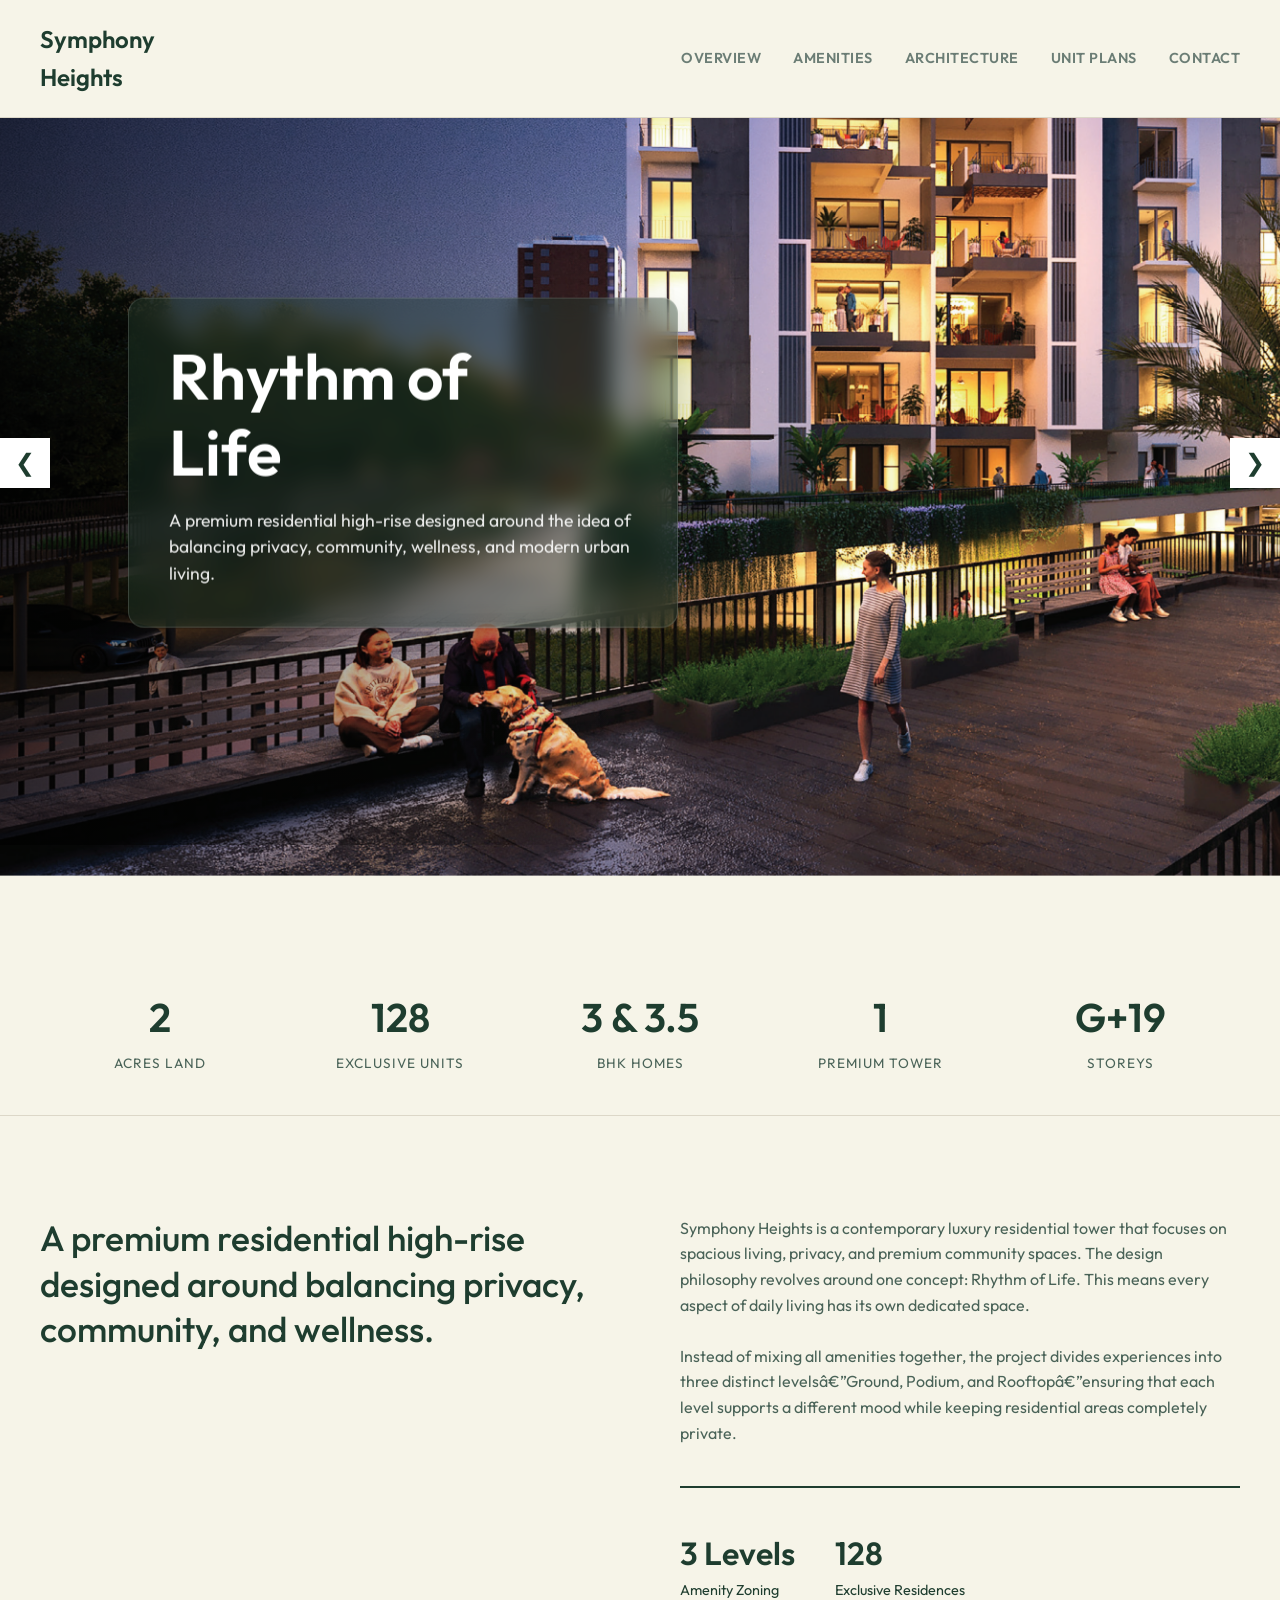
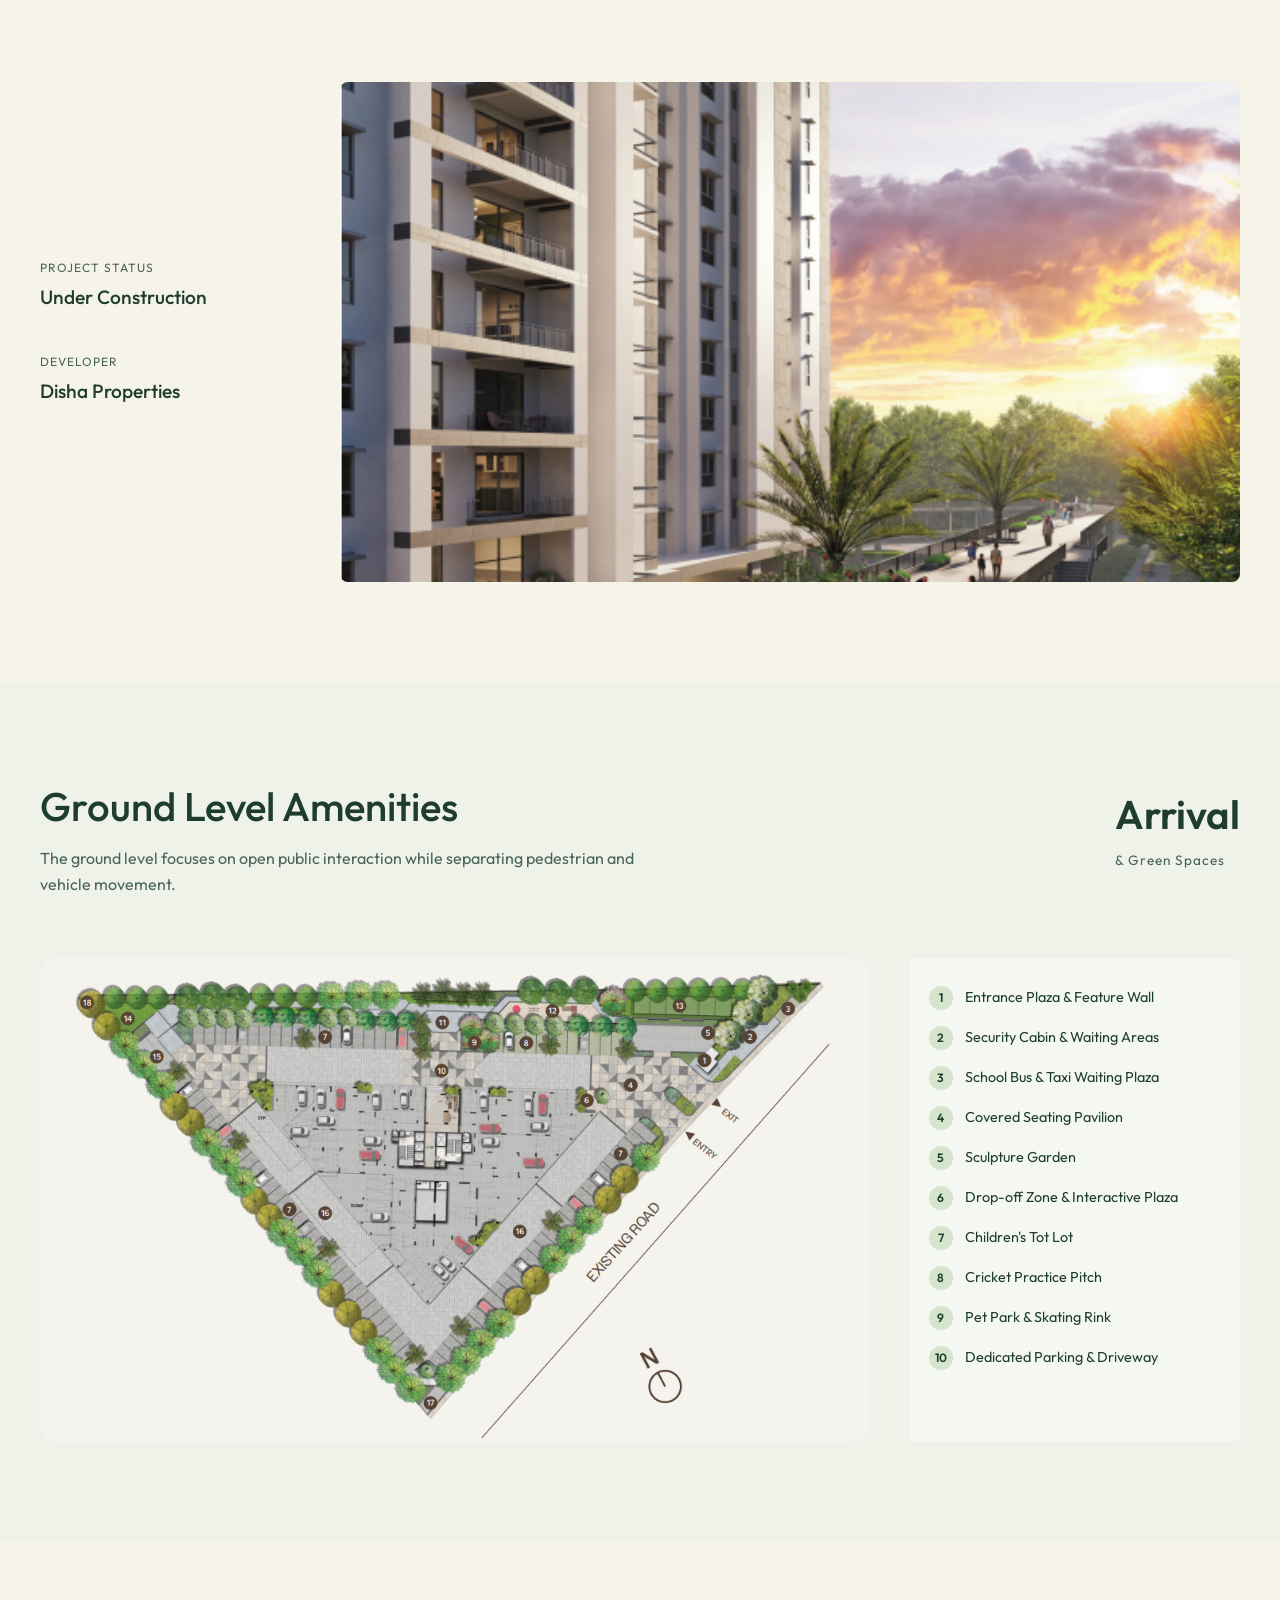
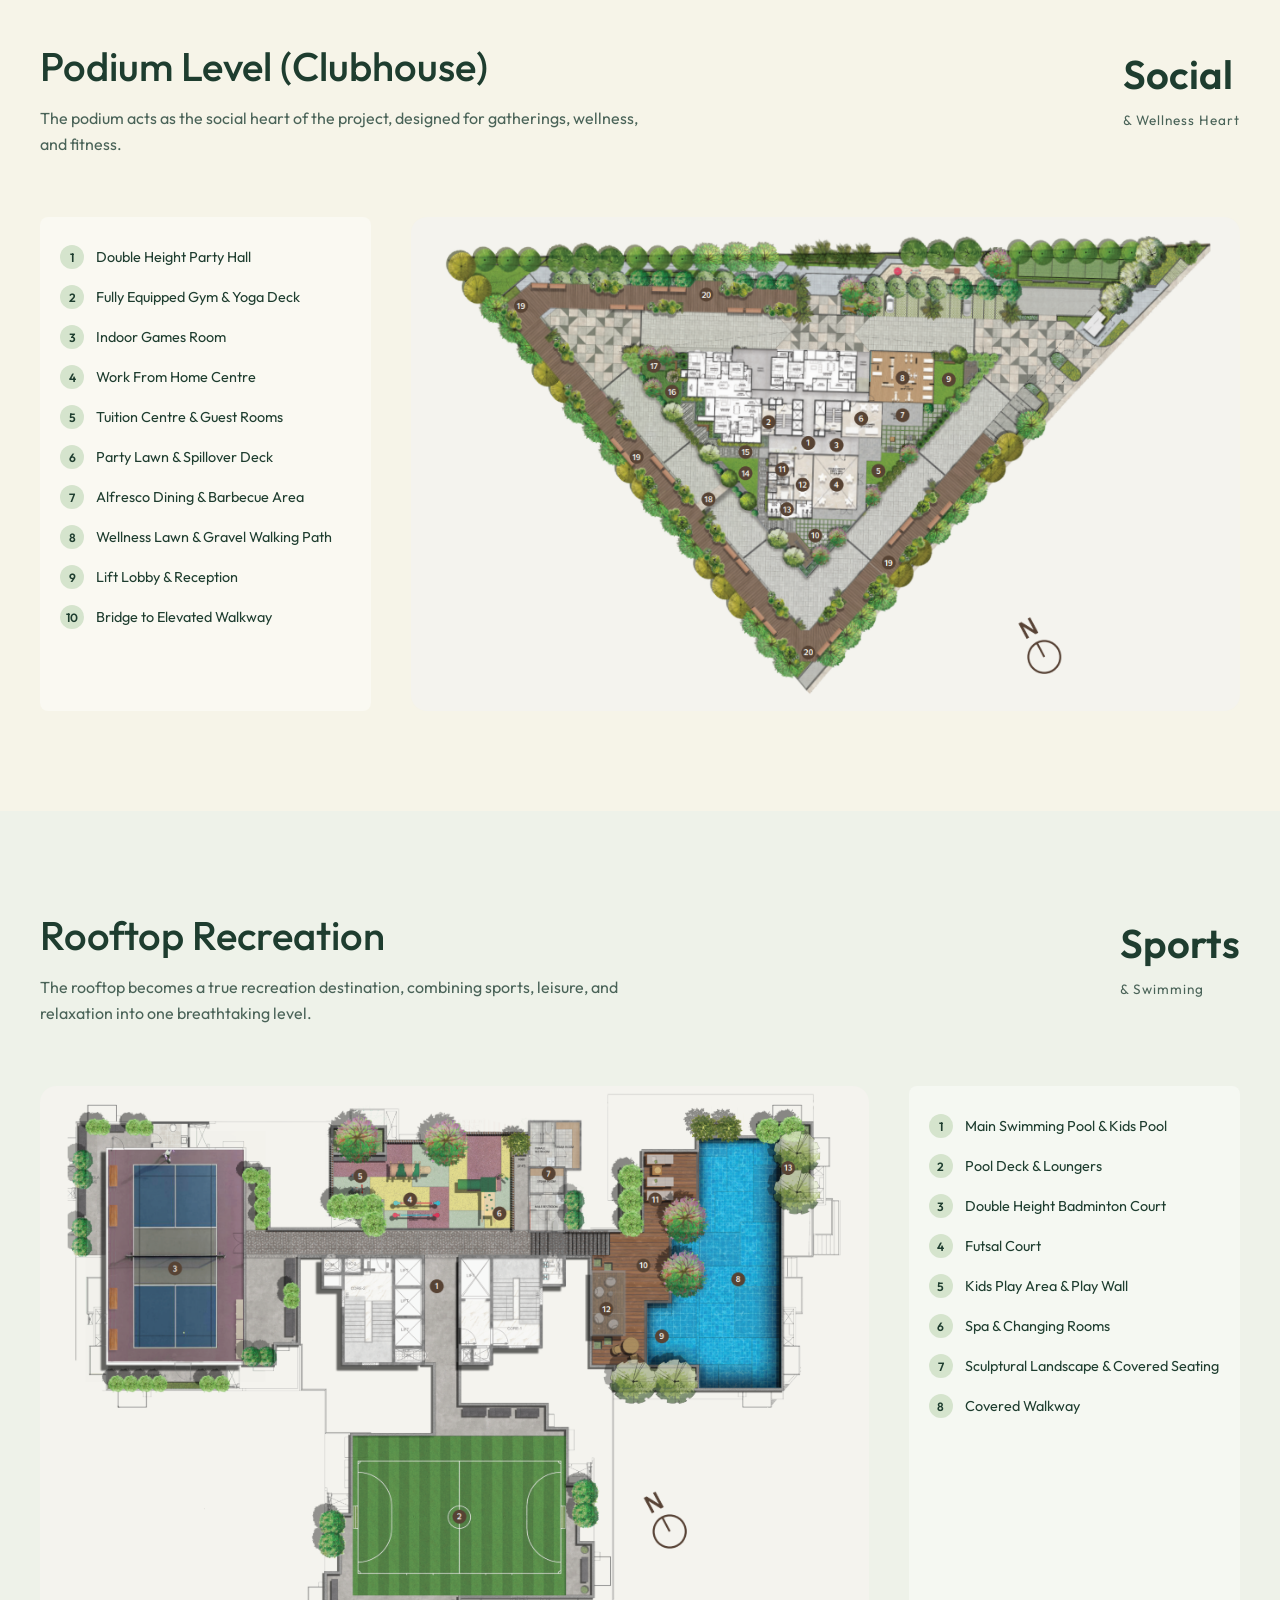
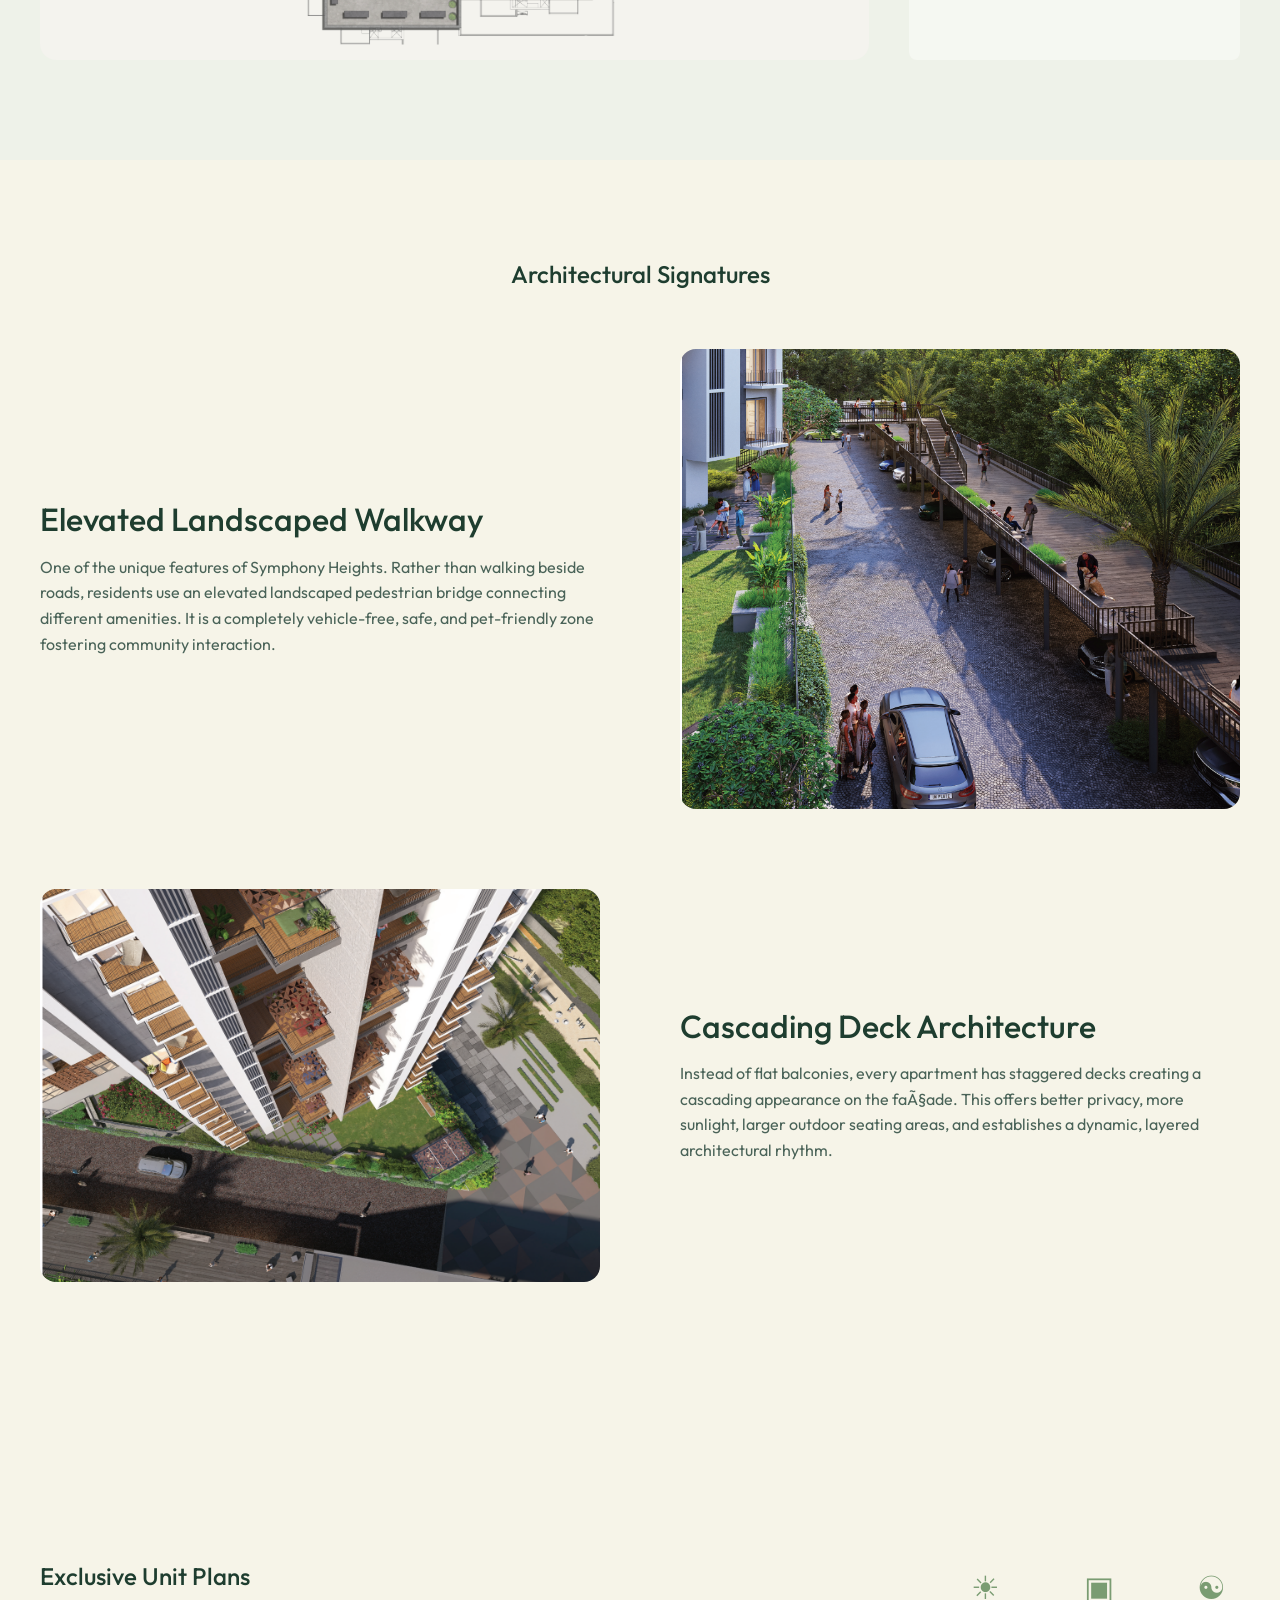
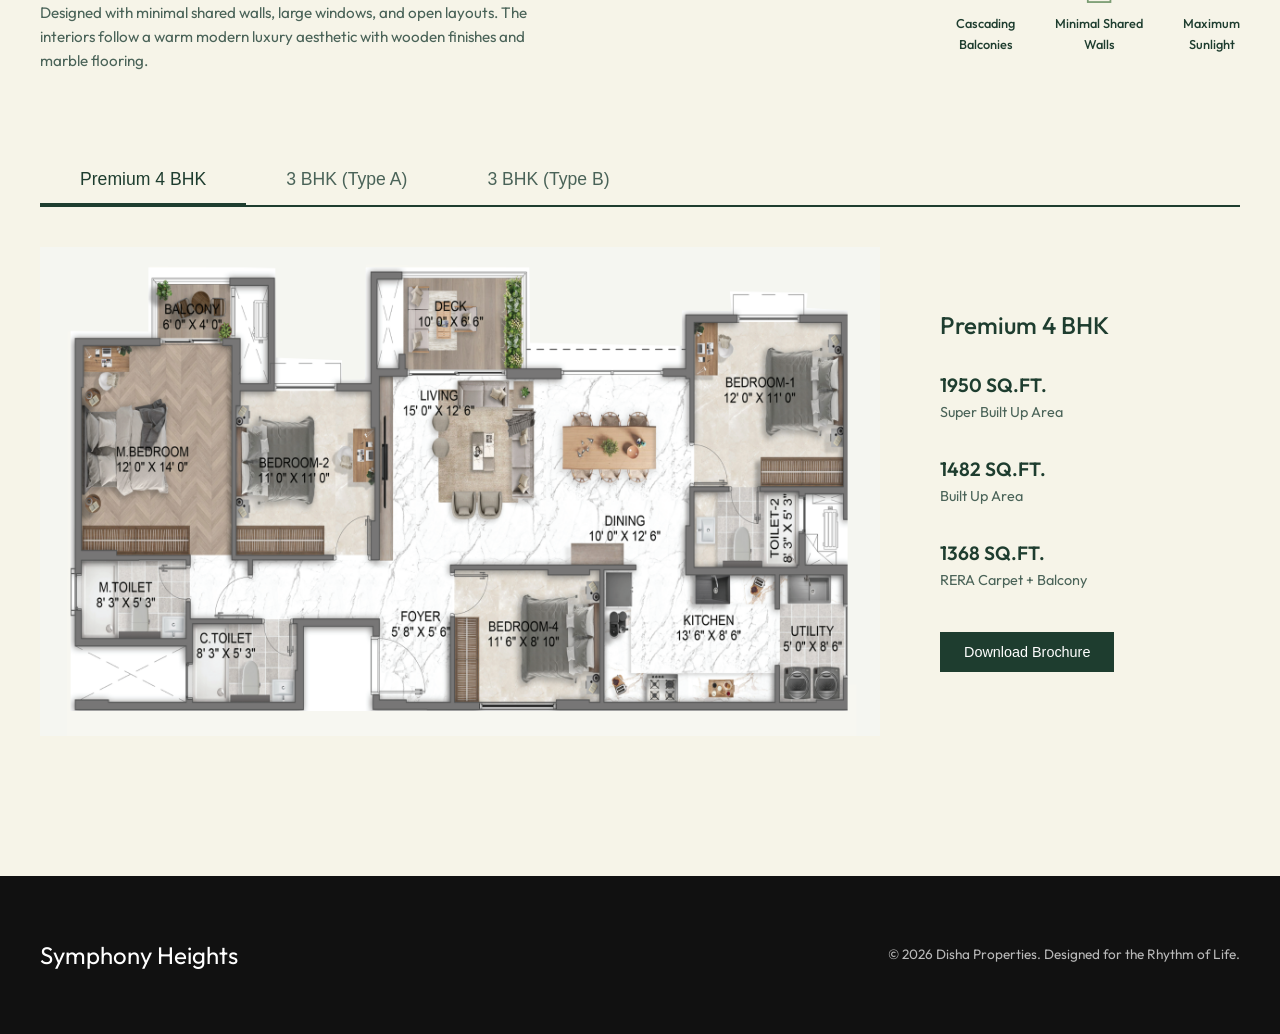
<file: index.html>
<!DOCTYPE html>
<html lang="en">
<head>
    <meta charset="UTF-8">
    <meta name="viewport" content="width=device-width, initial-scale=1.0">
    <title>Symphony Heights | Disha Properties</title>
    <link rel="stylesheet" href="styles.css">
</head>
<body>

    <!-- Header -->
    <header class="header">
        <div class="container">
            <div class="logo">
                Symphony<br>Heights
            </div>
            <button class="hamburger" id="hamburgerBtn" onclick="toggleMenu()">&#9776;</button>
            <nav class="nav-links" id="navLinks">
                <a href="#overview" onclick="closeMenu()">Overview</a>
                <a href="#amenities" onclick="closeMenu()">Amenities</a>
                <a href="#architecture" onclick="closeMenu()">Architecture</a>
                <a href="#plans" onclick="closeMenu()">Unit Plans</a>
                <a href="#contact" onclick="closeMenu()">Contact</a>
            </nav>
        </div>
    </header>

    <!-- Hero Section (Full Bleed Banner) -->
    <section class="hero">
        <div class="hero-slider" id="heroSlider">
            <!-- Slide 1 -->
            <div class="hero-slide">
                <img src="assets/Hero_Slide_1.png" alt="Symphony Heights Aerial View">
                <div class="hero-overlay"></div>
                <div class="hero-content">
                    <h1>Rhythm of<br>Life</h1>
                    <p>A premium residential high-rise designed around the idea of balancing privacy, community, wellness, and modern urban living.</p>
                </div>
            </div>
            <!-- Slide 2 -->
            <div class="hero-slide" style="display: none;">
                <img src="assets/Hero_Slide_2.png" alt="Symphony Heights Campus">
                <div class="hero-overlay"></div>
                <div class="hero-content">
                    <h1>Symphony<br>Heights</h1>
                    <p>A contemporary luxury residential tower focusing on spacious living, privacy, and premium community spaces.</p>
                </div>
            </div>
            
            <button class="slider-arrow prev" onclick="moveHero(-1)">&#10094;</button>
            <button class="slider-arrow next" onclick="moveHero(1)">&#10095;</button>
        </div>
    </section>

    <!-- Quick Facts Strip -->
    <div class="quick-facts">
        <div class="container">
            <div class="facts-grid">
                <div>
                    <div class="fact-val">2</div>
                    <div class="fact-lbl">Acres Land</div>
                </div>
                <div>
                    <div class="fact-val">128</div>
                    <div class="fact-lbl">Exclusive Units</div>
                </div>
                <div>
                    <div class="fact-val">3 & 3.5</div>
                    <div class="fact-lbl">BHK Homes</div>
                </div>
                <div>
                    <div class="fact-val">1</div>
                    <div class="fact-lbl">Premium Tower</div>
                </div>
                <div>
                    <div class="fact-val">G+19</div>
                    <div class="fact-lbl">Storeys</div>
                </div>
            </div>
        </div>
    </div>

    <!-- Project Overview -->
    <section id="overview">
        <div class="container">
            <div class="overview-grid">
                <div>
                    <h2 class="overview-heading">A premium residential high-rise designed around balancing privacy, community, and wellness.</h2>
                </div>
                <div>
                    <p class="overview-text">Symphony Heights is a contemporary luxury residential tower that focuses on spacious living, privacy, and premium community spaces. The design philosophy revolves around one concept: Rhythm of Life. This means every aspect of daily living has its own dedicated space.</p>
                    <br>
                    <p class="overview-text">Instead of mixing all amenities together, the project divides experiences into three distinct levelsâ€”Ground, Podium, and Rooftopâ€”ensuring that each level supports a different mood while keeping residential areas completely private.</p>
                    
                    <div class="overview-highlights">
                        <div>
                            <div class="highlight-val" style="color: var(--color-primary);">3 Levels</div>
                            <div class="highlight-lbl">Amenity Zoning</div>
                        </div>
                        <div>
                            <div class="highlight-val" style="color: var(--color-primary);">128</div>
                            <div class="highlight-lbl">Exclusive Residences</div>
                        </div>
                    </div>
                </div>
            </div>

            <!-- Status Slider Area -->
            <div class="status-area" style="margin-top: 60px;">
                <div class="status-info">
                    <div>
                        <div class="status-label">Project Status</div>
                        <div class="status-val">Under Construction</div>
                    </div>
                    <div>
                        <div class="status-label">Developer</div>
                        <div class="status-val">Disha Properties</div>
                    </div>
                </div>
                <div style="position: relative; height: 500px; overflow: hidden; border-radius: var(--radius-md);">
                    <img src="assets/Project_Status_Panoramic_potrait.png" alt="Amenities Image" style="width: 100%; height: 100%; object-fit: cover;">
                </div>
            </div>
        </div>
    </section>

    <!-- Amenities Level 1: Ground -->
    <section id="amenities" style="background: #eef2e9;">
        <div class="container">
            <div class="master-header">
                <div>
                    <h2>Ground Level Amenities</h2>
                    <p>The ground level focuses on open public interaction while separating pedestrian and vehicle movement.</p>
                </div>
                <div class="master-stats">
                    <div>
                        <div class="fact-val">Arrival</div>
                        <div class="fact-lbl" style="text-transform: none;">& Green Spaces</div>
                    </div>
                </div>
            </div>

            <div class="master-layout">
                <div class="master-map">
                    <img src="assets/Ground_Level_Plan.png" alt="Ground Floor Plan">
                </div>
                <div class="master-legend">
                    <div class="legend-item"><div class="legend-num">1</div> Entrance Plaza & Feature Wall</div>
                    <div class="legend-item"><div class="legend-num">2</div> Security Cabin & Waiting Areas</div>
                    <div class="legend-item"><div class="legend-num">3</div> School Bus & Taxi Waiting Plaza</div>
                    <div class="legend-item"><div class="legend-num">4</div> Covered Seating Pavilion</div>
                    <div class="legend-item"><div class="legend-num">5</div> Sculpture Garden</div>
                    <div class="legend-item"><div class="legend-num">6</div> Drop-off Zone & Interactive Plaza</div>
                    <div class="legend-item"><div class="legend-num">7</div> Children's Tot Lot</div>
                    <div class="legend-item"><div class="legend-num">8</div> Cricket Practice Pitch</div>
                    <div class="legend-item"><div class="legend-num">9</div> Pet Park & Skating Rink</div>
                    <div class="legend-item"><div class="legend-num">10</div> Dedicated Parking & Driveway</div>
                </div>
            </div>
        </div>
    </section>

    <!-- Amenities Level 2: Podium (Clubhouse) -->
    <section style="background: var(--color-bg);">
        <div class="container">
            <div class="master-header">
                <div>
                    <h2>Podium Level (Clubhouse)</h2>
                    <p>The podium acts as the social heart of the project, designed for gatherings, wellness, and fitness.</p>
                </div>
                <div class="master-stats">
                    <div>
                        <div class="fact-val">Social</div>
                        <div class="fact-lbl" style="text-transform: none;">& Wellness Heart</div>
                    </div>
                </div>
            </div>

            <div class="master-layout-reverse">
                <div class="master-legend">
                    <div class="legend-item"><div class="legend-num">1</div> Double Height Party Hall</div>
                    <div class="legend-item"><div class="legend-num">2</div> Fully Equipped Gym & Yoga Deck</div>
                    <div class="legend-item"><div class="legend-num">3</div> Indoor Games Room</div>
                    <div class="legend-item"><div class="legend-num">4</div> Work From Home Centre</div>
                    <div class="legend-item"><div class="legend-num">5</div> Tuition Centre & Guest Rooms</div>
                    <div class="legend-item"><div class="legend-num">6</div> Party Lawn & Spillover Deck</div>
                    <div class="legend-item"><div class="legend-num">7</div> Alfresco Dining & Barbecue Area</div>
                    <div class="legend-item"><div class="legend-num">8</div> Wellness Lawn & Gravel Walking Path</div>
                    <div class="legend-item"><div class="legend-num">9</div> Lift Lobby & Reception</div>
                    <div class="legend-item"><div class="legend-num">10</div> Bridge to Elevated Walkway</div>
                </div>
                <div class="master-map">
                    <img src="assets/Podium_Level_Plan.png" alt="Podium Level Plan">
                </div>
            </div>
        </div>
    </section>

    <!-- Amenities Level 3: Rooftop -->
    <section style="background: #eef2e9;">
        <div class="container">
            <div class="master-header">
                <div>
                    <h2>Rooftop Recreation</h2>
                    <p>The rooftop becomes a true recreation destination, combining sports, leisure, and relaxation into one breathtaking level.</p>
                </div>
                <div class="master-stats">
                    <div>
                        <div class="fact-val">Sports</div>
                        <div class="fact-lbl" style="text-transform: none;">& Swimming</div>
                    </div>
                </div>
            </div>

            <div class="master-layout">
                <div class="master-map">
                    <img src="assets/Rooftop_Plan.png" alt="Rooftop Plan">
                </div>
                <div class="master-legend">
                    <div class="legend-item"><div class="legend-num">1</div> Main Swimming Pool & Kids Pool</div>
                    <div class="legend-item"><div class="legend-num">2</div> Pool Deck & Loungers</div>
                    <div class="legend-item"><div class="legend-num">3</div> Double Height Badminton Court</div>
                    <div class="legend-item"><div class="legend-num">4</div> Futsal Court</div>
                    <div class="legend-item"><div class="legend-num">5</div> Kids Play Area & Play Wall</div>
                    <div class="legend-item"><div class="legend-num">6</div> Spa & Changing Rooms</div>
                    <div class="legend-item"><div class="legend-num">7</div> Sculptural Landscape & Covered Seating</div>
                    <div class="legend-item"><div class="legend-num">8</div> Covered Walkway</div>
                </div>
            </div>
        </div>
    </section>

    <!-- Architectural Highlights -->
    <section id="architecture">
        <div class="container">
            <h2 class="section-title" style="margin-bottom: 60px; text-align: center;">Architectural Signatures</h2>
            
            <div class="overview-grid" style="align-items: center;">
                <div>
                    <h3 style="font-size: 2rem; margin-bottom: 16px;">Elevated Landscaped Walkway</h3>
                    <p class="overview-text">One of the unique features of Symphony Heights. Rather than walking beside roads, residents use an elevated landscaped pedestrian bridge connecting different amenities. It is a completely vehicle-free, safe, and pet-friendly zone fostering community interaction.</p>
                </div>
                <div>
                    <img src="assets/Elevated_Walkway.png" style="border-radius: var(--radius-lg);" alt="Elevated Walkway">
                </div>
            </div>

            <div class="overview-grid" style="align-items: center; margin-top: 80px;">
                <div>
                    <img src="assets/Cascading_Decks.png" style="border-radius: var(--radius-lg);" alt="Cascading Decks">
                </div>
                <div>
                    <h3 style="font-size: 2rem; margin-bottom: 16px;">Cascading Deck Architecture</h3>
                    <p class="overview-text">Instead of flat balconies, every apartment has staggered decks creating a cascading appearance on the faÃ§ade. This offers better privacy, more sunlight, larger outdoor seating areas, and establishes a dynamic, layered architectural rhythm.</p>
                </div>
            </div>
        </div>
    </section>

    <!-- Unit Plans -->
    <section id="plans" style="background: var(--color-bg);">
        <div class="container">
            <div style="display: grid; grid-template-columns: 1fr 1fr; margin-bottom: 60px;">
                <div>
                    <h2>Exclusive Unit Plans</h2>
                    <p style="color: var(--color-text-muted); font-size: 0.95rem; max-width: 500px; margin-top: 10px;">
                        Designed with minimal shared walls, large windows, and open layouts. The interiors follow a warm modern luxury aesthetic with wooden finishes and marble flooring.
                    </p>
                </div>
                <div class="unit-features">
                    <div class="feature-item">
                        <div style="font-size: 2rem; color: #7a9c72;">&#9728;</div>
                        Cascading<br>Balconies
                    </div>
                    <div class="feature-item">
                        <div style="font-size: 2rem; color: #7a9c72;">&#9635;</div>
                        Minimal Shared<br>Walls
                    </div>
                    <div class="feature-item">
                        <div style="font-size: 2rem; color: #7a9c72;">&#9775;</div>
                        Maximum<br>Sunlight
                    </div>
                </div>
            </div>

            <!-- Tabs -->
            <div class="tabs-header">
                <button class="tab-btn active" onclick="openTab('tab1')">Premium 4 BHK</button>
                <button class="tab-btn" onclick="openTab('tab2')">3 BHK (Type A)</button>
                <button class="tab-btn" onclick="openTab('tab3')">3 BHK (Type B)</button>
            </div>

            <!-- Tab 1 -->
            <div id="tab1" class="tab-content active">
                <div class="plan-grid">
                    <div><img src="assets/Premium_4_BHK.png" alt="4BHK Floor Plan"></div>
                    <div>
                        <h3 style="font-size: 1.5rem; margin-bottom: 30px;">Premium 4 BHK</h3>
                        
                        <div class="plan-details-item">
                            <div class="plan-area-val">1950 SQ.FT.</div>
                            <div class="plan-area-lbl">Super Built Up Area</div>
                        </div>
                        
                        <div class="plan-details-item">
                            <div class="plan-area-val">1482 SQ.FT.</div>
                            <div class="plan-area-lbl">Built Up Area</div>
                        </div>
                        
                        <div class="plan-details-item">
                            <div class="plan-area-val">1368 SQ.FT.</div>
                            <div class="plan-area-lbl">RERA Carpet + Balcony</div>
                        </div>
                        
                        <div style="display: flex; gap: 16px; margin-top: 40px;">
                            <button class="btn">Download Brochure</button>
                        </div>
                    </div>
                </div>
            </div>

            <!-- Tab 2 -->
            <div id="tab2" class="tab-content">
                <div class="plan-grid">
                    <div><img src="assets/3_BHK.png" alt="3BHK Type A Floor Plan"></div>
                    <div>
                        <h3 style="font-size: 1.5rem; margin-bottom: 30px;">3 BHK (Type A)</h3>
                        <div class="plan-details-item">
                            <div class="plan-area-val">1857 SQ.FT.</div>
                            <div class="plan-area-lbl">Super Built Up Area</div>
                        </div>
                        <div class="plan-details-item">
                            <div class="plan-area-val">1411 SQ.FT.</div>
                            <div class="plan-area-lbl">Built Up Area</div>
                        </div>
                        <div class="plan-details-item">
                            <div class="plan-area-val">1321 SQ.FT.</div>
                            <div class="plan-area-lbl">RERA Carpet + Balcony</div>
                        </div>
                        <div style="display: flex; gap: 16px; margin-top: 40px;">
                            <button class="btn">Download Brochure</button>
                        </div>
                    </div>
                </div>
            </div>

            <!-- Tab 3 -->
            <div id="tab3" class="tab-content">
                <div class="plan-grid">
                    <div><img src="assets/3_BHK.png" alt="3BHK Type B Floor Plan"></div>
                    <div>
                        <h3 style="font-size: 1.5rem; margin-bottom: 30px;">3 BHK (Type B)</h3>
                        <div class="plan-details-item">
                            <div class="plan-area-val">1818 SQ.FT.</div>
                            <div class="plan-area-lbl">Super Built Up Area</div>
                        </div>
                        <div class="plan-details-item">
                            <div class="plan-area-val">1382 SQ.FT.</div>
                            <div class="plan-area-lbl">Built Up Area</div>
                        </div>
                        <div class="plan-details-item">
                            <div class="plan-area-val">1292 SQ.FT.</div>
                            <div class="plan-area-lbl">RERA Carpet + Balcony</div>
                        </div>
                        <div style="display: flex; gap: 16px; margin-top: 40px;">
                            <button class="btn">Download Brochure</button>
                        </div>
                    </div>
                </div>
            </div>
            
        </div>
    </section>

    <!-- Footer -->
    <footer style="background: #111; color: #fff; padding: 60px 0; margin-top: 40px;">
        <div class="container" style="display: flex; justify-content: space-between; align-items: center;">
            <div style="font-size: 1.5rem;">Symphony Heights</div>
            <div style="font-size: 0.85rem; opacity: 0.7;">&copy; 2026 Disha Properties. Designed for the Rhythm of Life.</div>
        </div>
    </footer>

    <script src="script.js"></script>
</body>
</html>
</file>
<file: styles.css>
@import url('https://fonts.googleapis.com/css2?family=Outfit:wght@300;400;500;600;700&display=swap');

:root {
  /* Colors */
  --color-primary: #1e3d2f; /* Deep forest green */
  --color-primary-light: #2a5542;
  --color-bg: #f6f4e8; /* Warm cream */
  --color-text: #1e3d2f; /* Dark green text */
  --color-text-muted: #4a6358;
  --color-white: #ffffff;
  --color-border: #dcd7c8;
  
  /* Typography */
  --font-main: 'Outfit', sans-serif;
  
  /* Spacing */
  --spacing-section: 100px;
  --radius-lg: 16px;
  --radius-md: 8px;
  --radius-sm: 4px;
  
  /* Shadows */
  --shadow-soft: 0 10px 30px rgba(30, 61, 47, 0.05);
  
  --transition: 0.3s ease;
}

* {
  margin: 0;
  padding: 0;
  box-sizing: border-box;
}

html { scroll-behavior: smooth; }

body {
  font-family: var(--font-main);
  background-color: var(--color-bg);
  color: var(--color-text);
  line-height: 1.6;
  font-size: 16px;
}

h1, h2, h3, h4, h5, h6 {
  font-weight: 500;
  line-height: 1.2;
}

a {
  text-decoration: none;
  color: inherit;
  transition: var(--transition);
}

img {
  max-width: 100%;
  display: block;
}

.container {
  max-width: 1300px;
  margin: 0 auto;
  padding: 0 40px;
}

section { padding: var(--spacing-section) 0; }

/* Header */
.header {
  position: fixed;
  top: 0; left: 0; width: 100%;
  z-index: 1000;
  padding: 20px 0;
  background: var(--color-bg);
  border-bottom: 1px solid var(--color-border);
}

.header .container {
  display: flex;
  justify-content: space-between;
  align-items: center;
}

.logo {
  font-size: 1.5rem;
  font-weight: 600;
  color: var(--color-primary);
}

.nav-links { display: flex; gap: 32px; align-items: center; }
.nav-links a { font-size: 0.9rem; font-weight: 600; text-transform: uppercase; letter-spacing: 0.5px; color: #6b7d75; }
.nav-links a:hover { color: var(--color-primary); }

/* Mobile Navigation */
.hamburger {
  display: none;
  background: none;
  border: none;
  font-size: 2rem;
  color: var(--color-primary);
  cursor: pointer;
  padding: 5px;
}

/* Full Bleed Hero Banner */
.hero {
  padding-top: 80px; /* offset header */
  position: relative;
  overflow: hidden;
}

.hero-slider {
  position: relative;
  width: 100%;
  height: 85vh;
  display: flex;
}

.hero-slide {
  min-width: 100%;
  height: 100%;
  position: relative;
  transition: transform 0.5s ease;
}

.hero-slide img {
  width: 100%;
  height: 100%;
  object-fit: cover;
  transform: scale(1.0);
  transition: transform 6s ease-out;
}

.hero-slide.active-slide img {
  transform: scale(1.08);
}

/* Overlay gradient for text readability */
.hero-overlay {
  position: absolute;
  top: 0; left: 0; width: 100%; height: 100%;
  background: linear-gradient(to right, rgba(0,0,0,0.6) 0%, rgba(0,0,0,0) 50%);
}

.hero-content {
  position: absolute;
  top: 50%;
  left: 10%;
  transform: translateY(-50%);
  color: var(--color-white);
  max-width: 550px;
  background: rgba(30, 61, 47, 0.4);
  backdrop-filter: blur(12px);
  -webkit-backdrop-filter: blur(12px);
  padding: 40px;
  border-radius: var(--radius-lg);
  border: 1px solid rgba(255,255,255,0.15);
  box-shadow: 0 20px 40px rgba(0,0,0,0.2);
}

.hero-content h1 {
  font-size: 4rem;
  margin-bottom: 16px;
  font-weight: 600;
}

.hero-content p {
  font-size: 1.1rem;
  opacity: 0.9;
  line-height: 1.5;
}

.rera-sticker {
  position: absolute;
  bottom: 40px;
  right: 40px;
  width: 120px;
  height: 120px;
  background: #d5e4cd;
  color: var(--color-primary);
  border-radius: 50%;
  display: flex;
  flex-direction: column;
  align-items: center;
  justify-content: center;
  text-align: center;
  font-weight: 600;
  font-size: 0.8rem;
  padding: 10px;
  box-shadow: 0 10px 20px rgba(0,0,0,0.1);
  transform: rotate(-10deg);
}

.slider-arrow {
  position: absolute;
  top: 50%;
  transform: translateY(-50%);
  background: var(--color-white);
  border: none;
  width: 50px;
  height: 50px;
  display: flex;
  align-items: center;
  justify-content: center;
  cursor: pointer;
  z-index: 10;
  color: var(--color-primary);
  font-size: 1.5rem;
}
.slider-arrow.prev { left: 0; }
.slider-arrow.next { right: 0; }

/* Quick Facts Strip */
.quick-facts {
  padding: 40px 0;
  border-bottom: 1px solid var(--color-border);
}

.facts-grid {
  display: grid;
  grid-template-columns: repeat(5, 1fr);
  text-align: center;
}

.fact-val {
  font-size: 2.5rem;
  font-weight: 600;
  color: var(--color-primary);
  margin-bottom: 4px;
}

.fact-lbl {
  font-size: 0.85rem;
  text-transform: uppercase;
  letter-spacing: 1px;
  color: var(--color-text-muted);
}

/* Project Overview Split */
.overview-grid {
  display: grid;
  grid-template-columns: 1fr 1fr;
  gap: 80px;
  margin-bottom: 80px;
}

.overview-heading {
  font-size: 2.2rem;
  line-height: 1.3;
}

.overview-text {
  color: var(--color-text-muted);
  font-size: 1rem;
}

.overview-highlights {
  display: flex;
  gap: 40px;
  margin-top: 40px;
  padding-top: 40px;
  border-top: 2px solid var(--color-primary);
}

.highlight-val {
  font-size: 2rem;
  font-weight: 600;
}

.highlight-lbl {
  font-size: 0.9rem;
}

/* Status Slider Area */
.status-area {
  display: grid;
  grid-template-columns: 300px 1fr;
  background: var(--color-bg);
}

.status-info {
  display: flex;
  flex-direction: column;
  justify-content: center;
  gap: 40px;
  padding-right: 40px;
}

.status-label {
  font-size: 0.75rem;
  text-transform: uppercase;
  color: var(--color-text-muted);
  letter-spacing: 1px;
  margin-bottom: 4px;
}

.status-val {
  font-size: 1.2rem;
  font-weight: 500;
}

/* Master Plan */
.master-header {
  display: flex;
  justify-content: space-between;
  align-items: flex-start;
  margin-bottom: 60px;
}

.master-header h2 {
  font-size: 2.5rem;
  margin-bottom: 16px;
}

.master-header p {
  max-width: 600px;
  color: var(--color-text-muted);
}

.master-stats {
  display: flex;
  gap: 40px;
}

.master-layout {
  display: grid;
  grid-template-columns: 2.5fr 1fr;
  gap: 40px;
}

.master-layout-reverse {
  display: grid;
  grid-template-columns: 1fr 2.5fr;
  gap: 40px;
}

.master-map img {
  width: 100%;
  border-radius: var(--radius-lg);
}

.master-legend {
  background: rgba(255,255,255,0.4);
  padding: 20px;
  border-radius: var(--radius-md);
  max-height: 700px;
  overflow-y: auto;
}

.legend-item {
  display: flex;
  align-items: center;
  gap: 12px;
  padding: 8px 0;
  font-size: 0.9rem;
}

.legend-num {
  width: 24px;
  height: 24px;
  border-radius: 50%;
  background: #d5e4cd;
  display: flex;
  align-items: center;
  justify-content: center;
  font-size: 0.75rem;
  font-weight: 600;
}

/* Unit Plans */
.unit-features {
  display: flex;
  justify-content: flex-end;
  gap: 40px;
  margin-bottom: 40px;
}

.feature-item {
  text-align: center;
  font-size: 0.8rem;
  font-weight: 500;
}

.tabs-header {
  display: flex;
  border-bottom: 2px solid var(--color-primary);
  margin-bottom: 40px;
}

.tab-btn {
  padding: 15px 40px;
  background: none;
  border: none;
  font-size: 1.1rem;
  font-weight: 500;
  color: var(--color-text-muted);
  cursor: pointer;
  position: relative;
}

.tab-btn.active {
  color: var(--color-primary);
}

.tab-btn.active::after {
  content: '';
  position: absolute;
  bottom: -2px;
  left: 0;
  width: 100%;
  height: 4px;
  background: var(--color-primary);
}

.tab-content { display: none; }
.tab-content.active { display: block; }

.plan-grid {
  display: grid;
  grid-template-columns: 1fr 300px;
  gap: 60px;
  align-items: center;
}

.plan-details-item { margin-bottom: 30px; }
.plan-area-val { font-size: 1.2rem; font-weight: 600; }
.plan-area-lbl { font-size: 0.9rem; color: var(--color-text-muted); }

.btn {
  display: inline-block;
  padding: 12px 24px;
  background: var(--color-primary);
  color: #fff;
  font-size: 0.9rem;
  font-weight: 500;
  border: none;
  cursor: pointer;
}

.btn-outline {
  background: transparent;
  color: var(--color-primary);
  border: 1px solid var(--color-primary);
}

/* Responsive Styles */
@media (max-width: 1024px) {
  .overview-grid, .status-area, .plan-grid { grid-template-columns: 1fr; }
  .facts-grid { grid-template-columns: repeat(3, 1fr); gap: 20px; }
  .master-stats { flex-direction: column; gap: 10px; align-items: flex-start; }
  
  /* Ensure image stacks first on tablet/mobile for all amenity layouts */
  .master-layout { display: flex; flex-direction: column; }
  .master-layout-reverse { display: flex; flex-direction: column-reverse; }
  
  .status-info { padding-right: 0; padding-bottom: 40px; }
}

@media (max-width: 768px) {
  section { padding: 60px 0; }
  .container { padding: 0 20px; }
  
  .header .container { flex-direction: row; flex-wrap: wrap; }
  .hamburger { display: block; }
  .nav-links {
    display: none;
    position: absolute;
    top: 100%;
    left: 0;
    width: 100%;
    background: var(--color-bg);
    flex-direction: column;
    padding: 20px 0;
    border-bottom: 1px solid var(--color-border);
    box-shadow: 0 10px 20px rgba(0,0,0,0.1);
  }
  .nav-links.active { display: flex; }
  .nav-links a { font-size: 1rem; padding: 10px 40px; }
  
  .hero-content { left: 5%; width: 90%; padding: 30px; }
  .hero-content h1 { font-size: 2.8rem; }
  
  .facts-grid { grid-template-columns: repeat(2, 1fr); gap: 30px 15px; }
  .fact-val { font-size: 2rem; }
  
  .overview-heading { font-size: 1.8rem; }
  
  .unit-features { flex-wrap: wrap; justify-content: flex-start; gap: 20px; }
  
  .tabs-header { 
    overflow-x: auto; 
    white-space: nowrap; 
    -webkit-overflow-scrolling: touch; 
    padding-bottom: 5px;
  }
  
  .master-header { flex-direction: column; gap: 20px; }
  
  .rera-sticker {
    width: 80px; height: 80px; font-size: 0.6rem;
    bottom: 20px; right: 20px; padding: 5px;
  }
}
</file>
